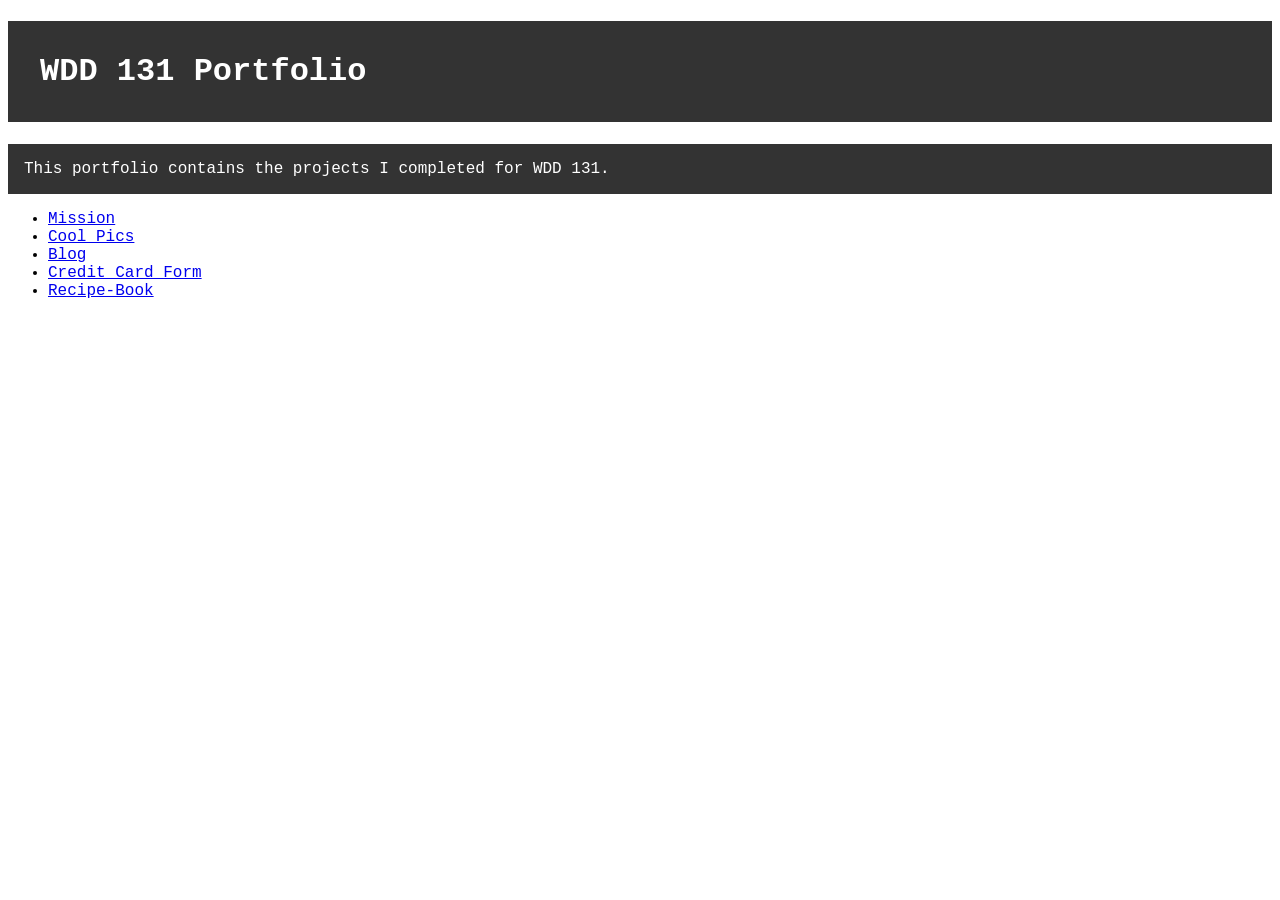
<file: index.html>
<!DOCTYPE html>
<html lang="en">
<head>
    <meta charset="UTF-8">
    <meta name="viewport" content="width=device-width, initial-scale=1.0">
    <link rel="stylesheet" href="portfolio.css">
    <title>WDD131 Portfolio | Jake Maynes</title>
</head>
<body>
    <header>
        <h1 class="darktext">WDD 131 Portfolio</h1>
    </header>
    <main>
        <p class="darktext">This portfolio contains the projects I completed for WDD 131.</p>
        <nav>
            <ul>
                <li><a href="mission/index.html">Mission</a></li>
                <li><a href="coolpics/index.html">Cool Pics</a></li>
                <li><a href="blog/index.html">Blog</a></li>
                <li><a href="creditcard/index.html">Credit Card Form</a></li>
                <li><a href="recipes/index.html">Recipe-Book</a></li>
            </ul>
        </nav>
    </main>
</body>
</html>
</file>
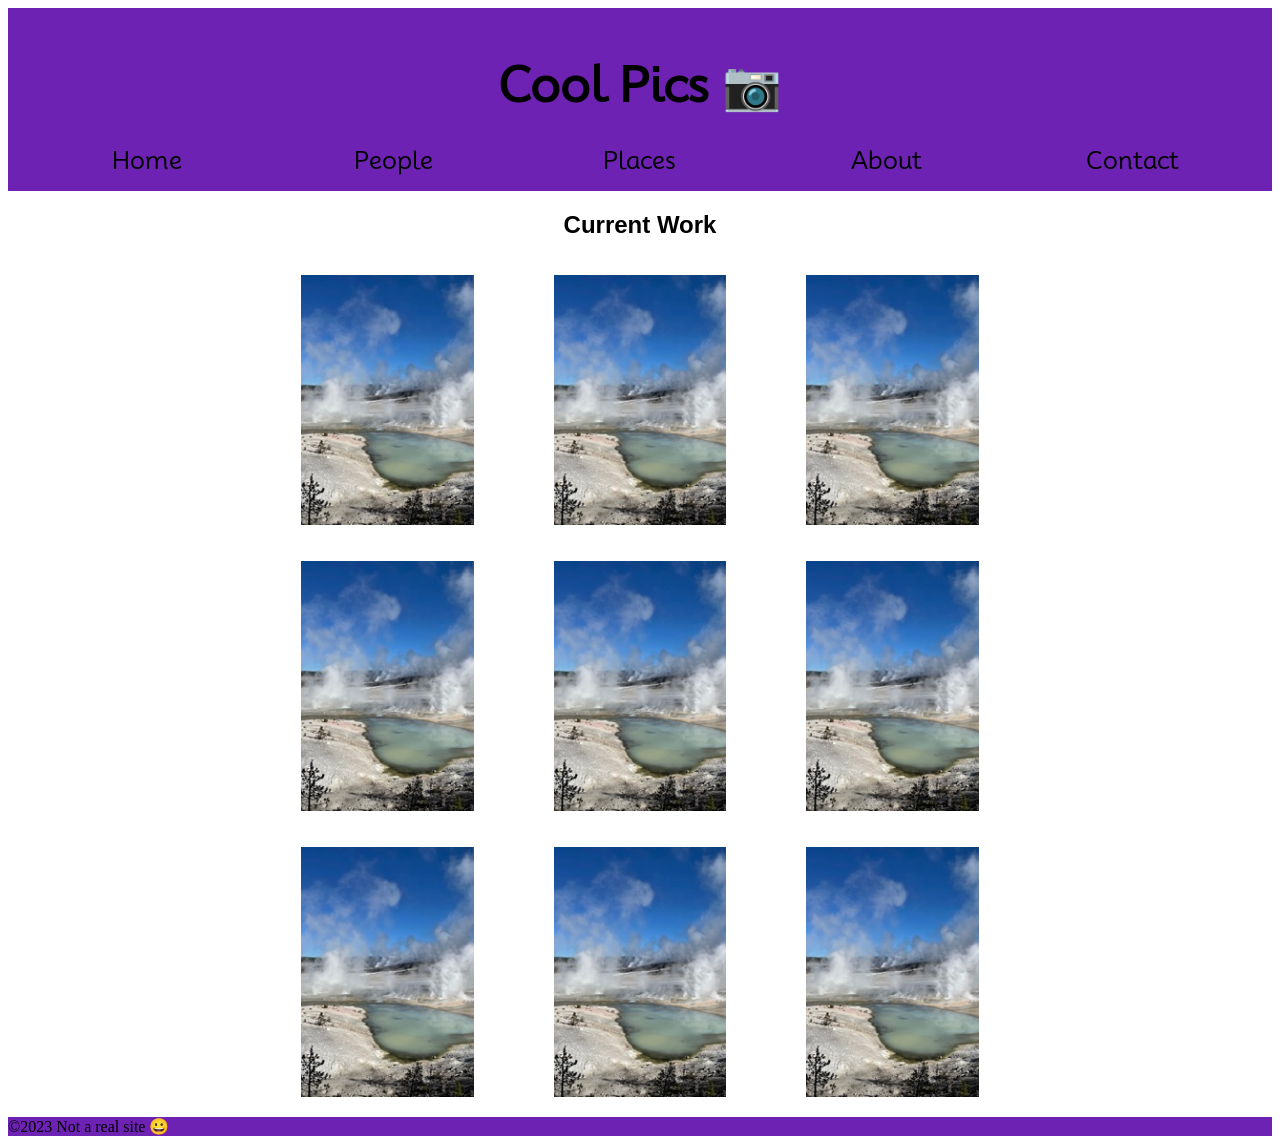
<file: coolpics/index.html>
<!DOCTYPE html>
<html lang="en">
<head>
    <meta charset="UTF-8">
    <meta name="viewport" content="width=device-width, initial-scale=1.0">
    <title>Cool Pics</title>
    <link rel="stylesheet" href="coolpics.css">
    <script src="coolpics.js" defer></script>
</head>
<body>
    <header>
        <h1>Cool Pics 📷</h1>
        <div class="spacer">        
            <button class="menu-btn">Menu</button>
            <nav class="hide">Home</nav>
            <nav class="hide">People</nav>
            <nav class="hide">Places</nav>
            <nav class="hide">About</nav>
            <nav class="hide">Contact</nav>
        </div>
    </header>
    <main>
        <h2>Current Work</h2>
        <div class="layout">
            <section class="gallery">
                <figure>
                    <img src="norris-sm.jpeg" alt="picture">
                </figure>
                <figure>
                    <img src="norris-sm.jpeg" alt="picture">
                </figure>
                <figure>
                    <img src="norris-sm.jpeg" alt="picture">
                </figure>
                <figure>
                    <img src="norris-sm.jpeg" alt="picture">
                </figure>
                <figure>
                    <img src="norris-sm.jpeg" alt="picture">
                </figure>
                <figure>
                    <img src="norris-sm.jpeg" alt="picture">
                </figure>
                <figure>
                    <img src="norris-sm.jpeg" alt="picture">
                </figure>
                <figure>
                    <img src="norris-sm.jpeg" alt="picture">
                </figure>
                <figure>
                    <img src="norris-sm.jpeg" alt="picture">
                </figure>
            </section>
        </div>
    </main>
    <footer>©2023 Not a real site 😀</footer>
    
</body>
</html>
</file>
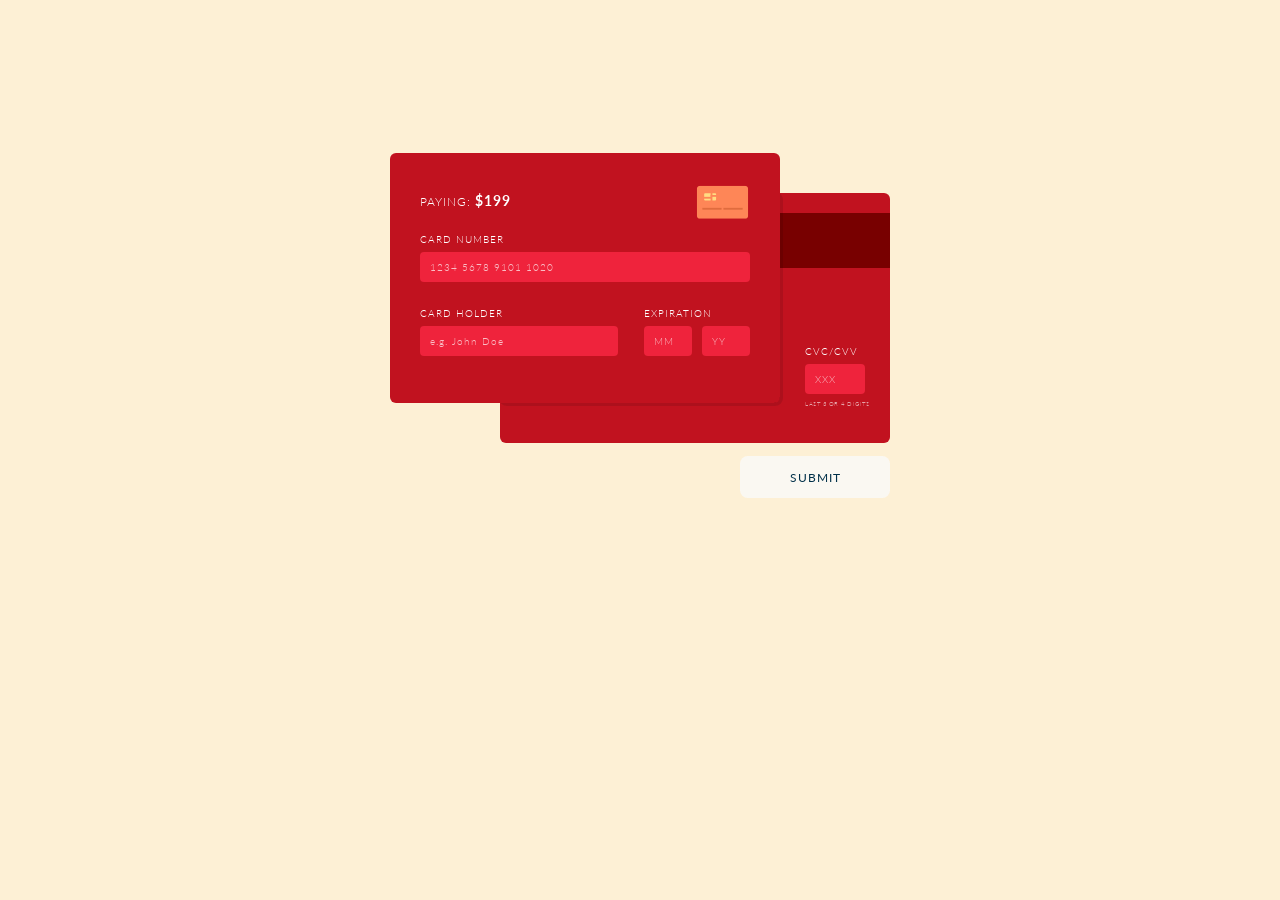
<file: creditcard/index.html>
<!DOCTYPE html>
<html lang="en">
<head>
    <link rel="icon" href="favicon.png" type="image/png">
    <meta charset="UTF-8">
    <meta name="author" content="Jake Maynes">
    <meta name="viewport" content="width=device-width, initial-scale=1.0">
    <title>Credit Card</title>
    <link href="style.css" rel="stylesheet"> 
</head>
<body>
    <main>
        <form>
          <div id="card-success" class="hidden">
              <i class="fa fa-check"></i>
              <p>Payment Successful!</p>
            </div>
            <div id="form-errors" class="hidden">
              <i class="fa fa-exclamation-triangle"></i>
              <p id="card-error">Card error</p>
            </div>

            <div id="form-container">
            
              <div id="card-front">
                <div id="shadow"></div>
                <div id="image-container">
                  <span id="amount">paying: <strong>$199</strong></span>
                  <img class="card-image"
                src="[data-uri]"
                height="55px">
                  <span id="card-image">
                  
                    </span>
                </div>            
                <label for="card-number">
                    Card Number
                  </label>
                  <form action="insertcardnumber" method="">
                <input type="text" id="card-number" placeholder="1234 5678 9101 1020" length="16">
                  </form>
                <div id="cardholder-container">
                  <label for="card-holder">Card Holder
                  </label>
                  <form action="insertcardname" method="">
                  <input type="text" id="card-holder" placeholder="e.g. John Doe" />
                  </form>
                </div>
                <div id="exp-container">
                  <label for="card-exp">
                      Expiration
                    </label>
                    <form action="insertcardnumber" method="">
                  <input id="card-month" type="text" placeholder="MM" length="2">
                  <input id="card-year" type="text" placeholder="YY" length="2">
                  </form>
                </div>
                    <div id="cvc-container">
                  <label for="card-cvc"> CVC/CVV</label>
                  <form action="insertcardnumber" method="">
                  <input id="card-cvc" placeholder="XXX" type="text" min-length="3" max-length="4">
                  </form>
                  <p>Last 3 or 4 digits</p>
                </div>
              </div>
              <div id="card-back">
                <div id="card-stripe">
                </div>
            
              </div>
              <input type="text" id="card-token" />
              <button type="button" id="card-btn">Submit</button>
            
            </div>
          </form>
    </main>
</body>
</html>
</file>
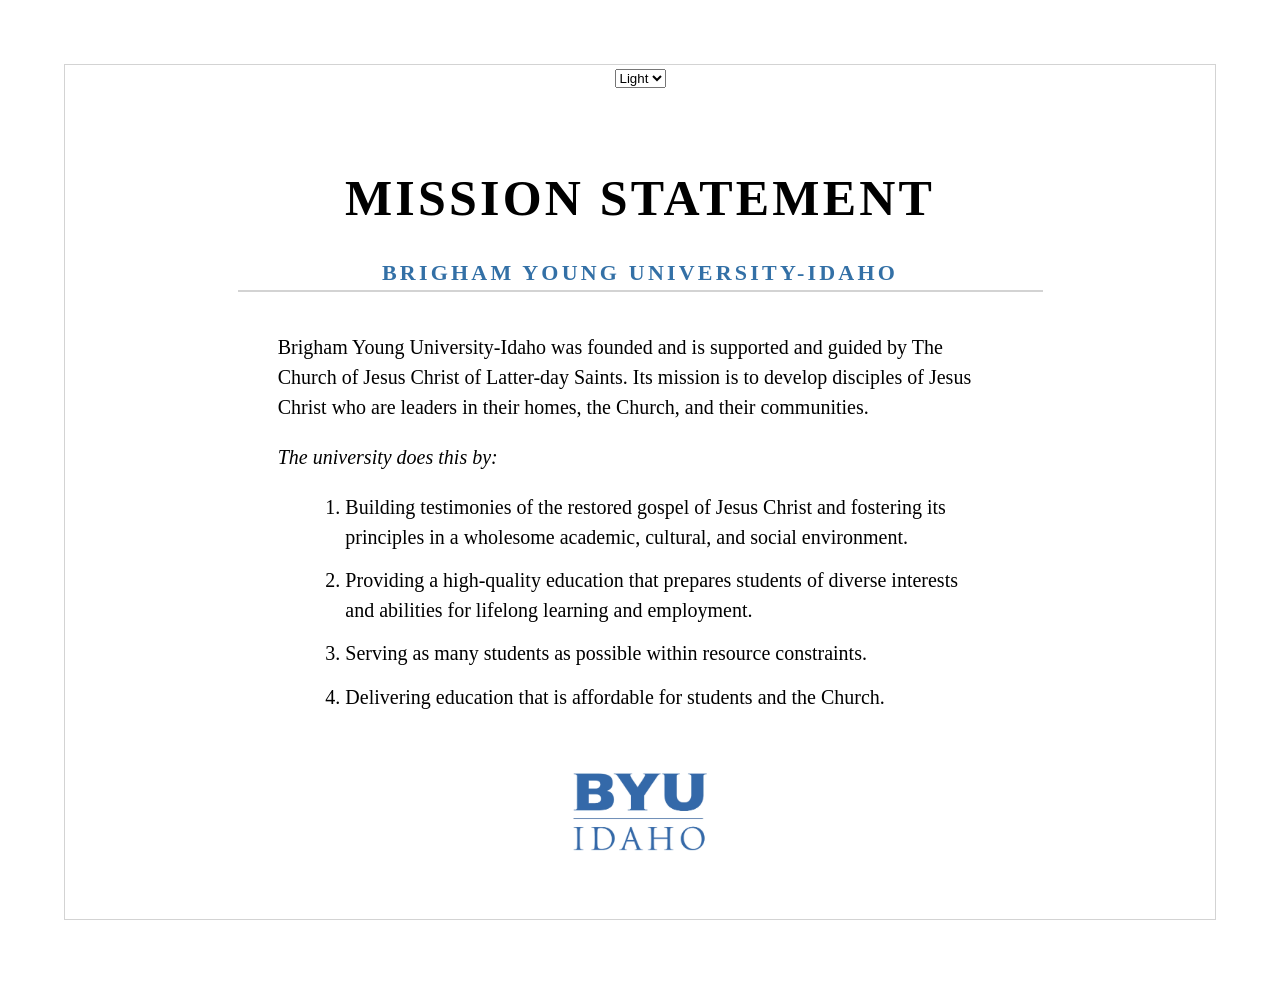
<file: mission/index.html>
<!DOCTYPE html>
<html lang="en">
<head>
    <meta charset="UTF-8">
    <meta name="viewport" content="width=device-width, initial-scale=1.0">
    <meta name="Author" content="Jake Maynes">
    <meta name="description" content="This website aims to explain the mission Statement of BYUI">
    <title>BYU-Idaho Mission Statement</title>
    <link rel="stylesheet" href="styles.css">
    <script src="mission.js" defer></script>
</head>
<body>
    <header>    
        <select name="Theme" id="theme">
        <option value="Light">Light</option>
        <option value="Dark">Dark</option>
        </select>
    </header>
    <div id="main-page">
        <div class="titlehead">
            <h1 id="title">MISSION STATEMENT</h1>
            <h2 id="title-statement">BRIGHAM YOUNG UNIVERSITY-IDAHO</h2>
        </div>
        <div class="main-content">
            <p class="main-text">Brigham Young University-Idaho was founded and is supported and guided by The Church of Jesus Christ of Latter-day Saints. Its mission is to develop disciples of Jesus Christ who are leaders in their homes, the Church, and their communities.</p>
            <p id="list-title">The university does this by:</p>
            <div class="list-container">
                <ol>
                    <li class="list-elements">Building testimonies of the restored gospel of Jesus Christ and fostering its principles in a wholesome academic, cultural, and social environment.</li>
                    <li class="list-elements">Providing a high-quality education that prepares students of diverse interests and abilities for lifelong learning and employment.</li>
                    <li class="list-elements">Serving as many students as possible within resource constraints.</li>
                    <li class="list-elements">Delivering education that is affordable for students and the Church.</li>
                </ol>
            </div>
        </div>
    </div>
    <footer id="footer">
        <img id="logo-footer" src="Imgs/byui-logo_blue.webp" alt="BYUI Logo">
    </footer>
</body>
</html>
</file>
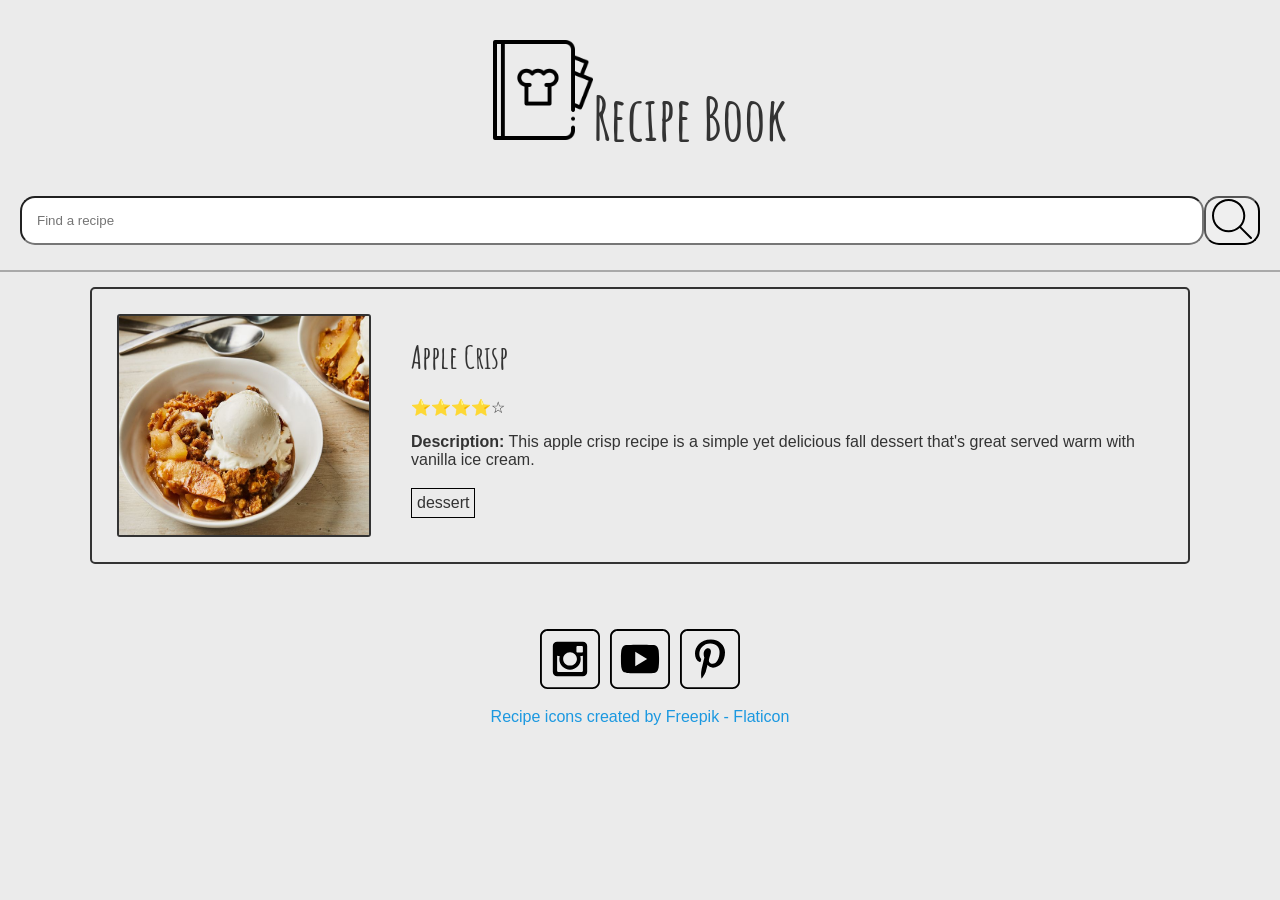
<file: recipes/index.html>
<!DOCTYPE html>
<html lang="en">
<head>
    <meta charset="UTF-8">
    <meta name="viewport" content="width=device-width, initial-scale=1.0">
    <meta property="og:title" content="Recipe Book">
    <meta property="og:type" content="website" />
    <meta property="og:description" content="Contains recipes for cooking">
    <meta property="og:image" content="URL to an image">
    <meta property="og:url" content="URL of the page">
    <meta name="twitter:card" content="summary_large_image">
    <meta name="language" content="en">
    <meta name="author" content="Jake Maynes">
    <title>Jake's Recipe Book</title>
    <link rel="stylesheet" href="recipes.css">
    <script src="recipes.js" defer></script>
    <script src="script.js" defer></script>
</head>
<body>
    <Header>
        <div>
            <img src="images/recipe-book.png" alt="Recipe Book Main Icon">
            <h1>Recipe Book</h1>
        </div>
        <div class="sbar-container">
            <input type="text" id="search-input" name="query" placeholder="Find a recipe" required>
            <button type="button" id="search-button">
                <img src="images/search.svg" alt="search icon" id="search-icon">
            </button>
        </div>


    </Header>
    <main>
        <div id="recipe-container"></div>


    </main>
    <footer>   
        <div class="social">
            <a href="#"><img src="images/instagram_icon.svg" alt="instagram icon" width="60px"></a>
            <a href="#"><img src="images/youtube_icon.svg" alt="youtube icon" width="60px"></a>
            <a href="#"><img src="images/pinterest_icon.svg" alt="pinterest icon" width="60px"></a>
        </div>
        <a href="https://www.flaticon.com/free-icons/recipe" title="recipe icons" id="license">Recipe icons created by Freepik - Flaticon</a>


    </footer>
</body>
</html>
</file>
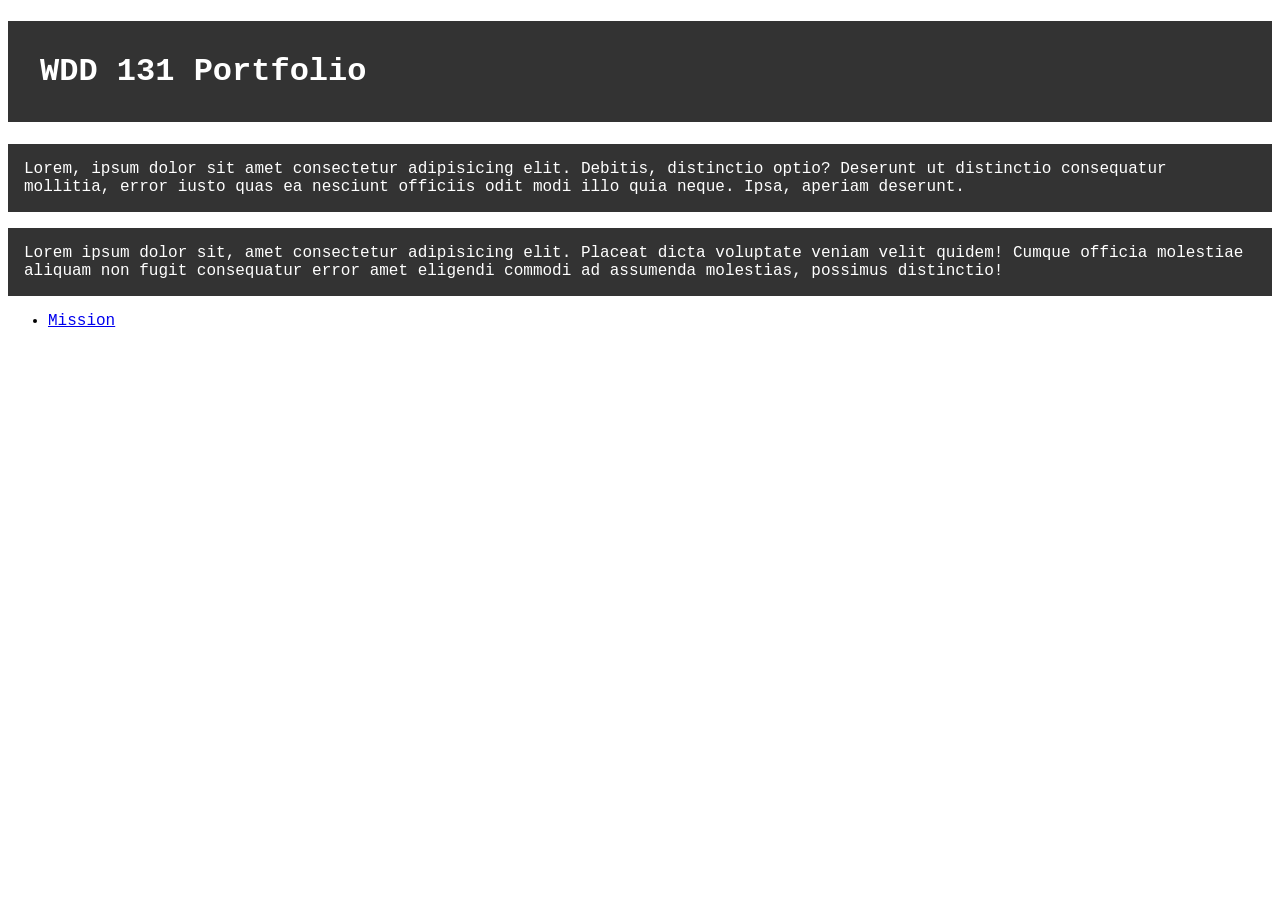
<file: wdd131/index.html>
<!DOCTYPE html>
<html lang="en">
<head>
    <meta charset="UTF-8">
    <meta name="viewport" content="width=device-width, initial-scale=1.0">
    <link rel="stylesheet" href="portfolio.css">
    <title>WDD131 Portfolio | Jake Maynes</title>
</head>
<body>
    <header>
        <h1 class="darktext">WDD 131 Portfolio</h1>
    </header>
    <main>
        <p class="darktext">
            Lorem, ipsum dolor sit amet consectetur adipisicing elit. Debitis, distinctio optio? Deserunt ut distinctio consequatur mollitia, error iusto quas ea nesciunt officiis odit modi illo quia neque. Ipsa, aperiam deserunt.
        </p>
        <p class="darktext">
            Lorem ipsum dolor sit, amet consectetur adipisicing elit. Placeat dicta voluptate veniam velit quidem! Cumque officia molestiae aliquam non fugit consequatur error amet eligendi commodi ad assumenda molestias, possimus distinctio!
        </p>
        <nav>
            <ul>
                <li><a href="mission/index.html">Mission</a></li>
            </ul>
        </nav>
    </main>
</body>
</html>
</file>
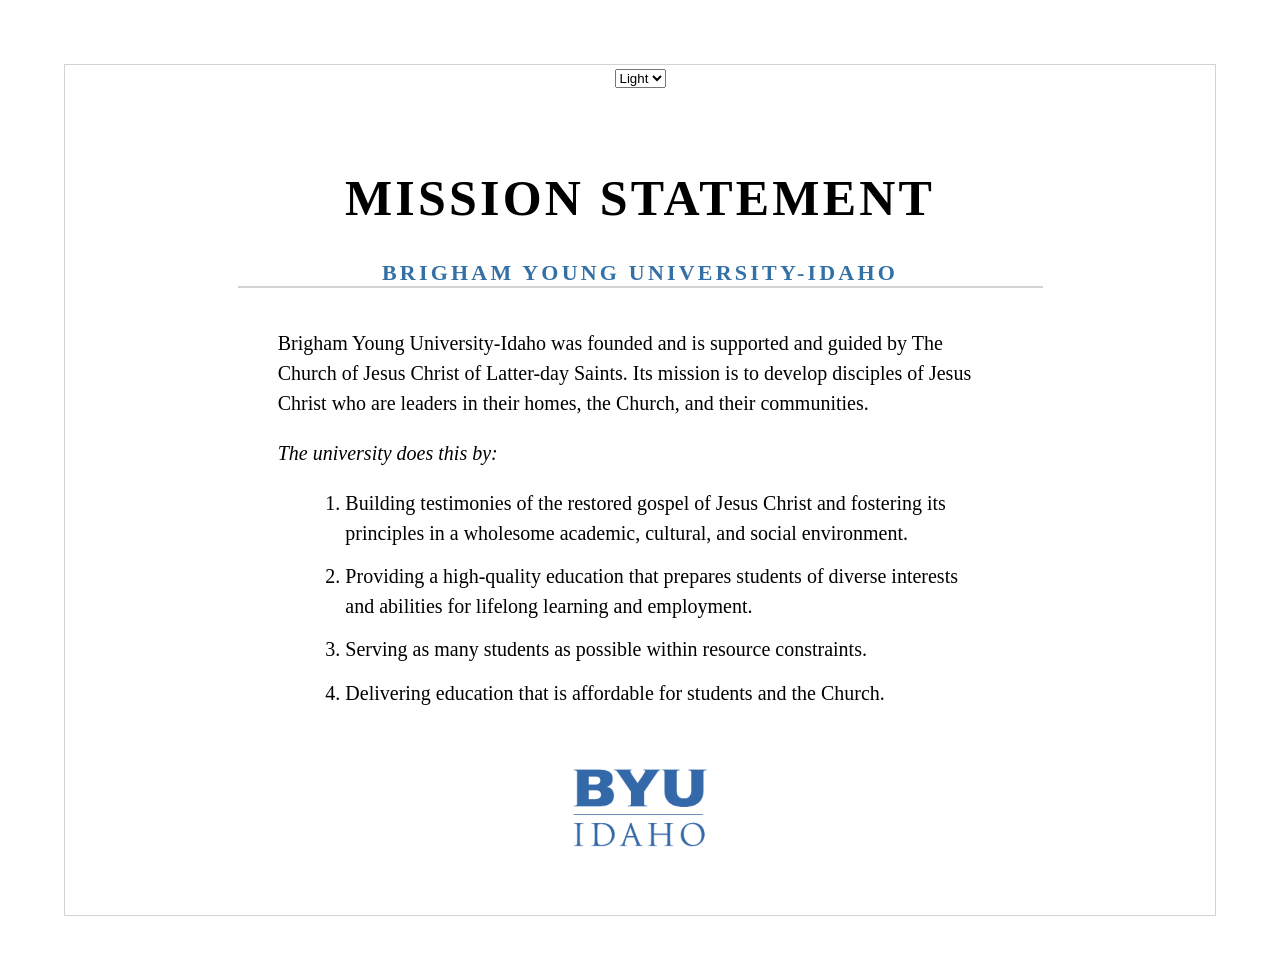
<file: wdd131/mission/index.html>
<!DOCTYPE html>
<html lang="en">
<head>
    <meta charset="UTF-8">
    <meta name="viewport" content="width=device-width, initial-scale=1.0">
    <meta name="Author" content="Jake Maynes">
    <meta name="description" content="This website aims to explain the mission Statement of BYUI">
    <select name="Theme" id="theme">
        <option value="Light">Light</option>
        <option value="Dark">Dark</option>
    </select>
    <title>BYU-Idaho Mission Statement</title>
    <link rel="stylesheet" href="styles.css">
    <script src="mission.js" defer></script>
</head>
<body>
    <div id="main-page">
        <div class="titlehead">
            <h1 id="title">MISSION STATEMENT</h1>
            <h2 id="title-statement">BRIGHAM YOUNG UNIVERSITY-IDAHO</h2>
        </div>
        <div class="main-content">
            <p class="main-text">Brigham Young University-Idaho was founded and is supported and guided by The Church of Jesus Christ of Latter-day Saints. Its mission is to develop disciples of Jesus Christ who are leaders in their homes, the Church, and their communities.</p>
            <p id="list-title">The university does this by:</p>
            <div class="list-container">
                <ol>
                    <li class="list-elements">Building testimonies of the restored gospel of Jesus Christ and fostering its principles in a wholesome academic, cultural, and social environment.</li>
                    <li class="list-elements">Providing a high-quality education that prepares students of diverse interests and abilities for lifelong learning and employment.</li>
                    <li class="list-elements">Serving as many students as possible within resource constraints.</li>
                    <li class="list-elements">Delivering education that is affordable for students and the Church.</li>
                </ol>
            </div>
        </div>
    </div>
    <footer id="footer">
        <img id="logo-footer" src="Imgs/byui-logo_blue.webp" alt="BYUI Logo">
    </footer>
</body>
</html>
</file>
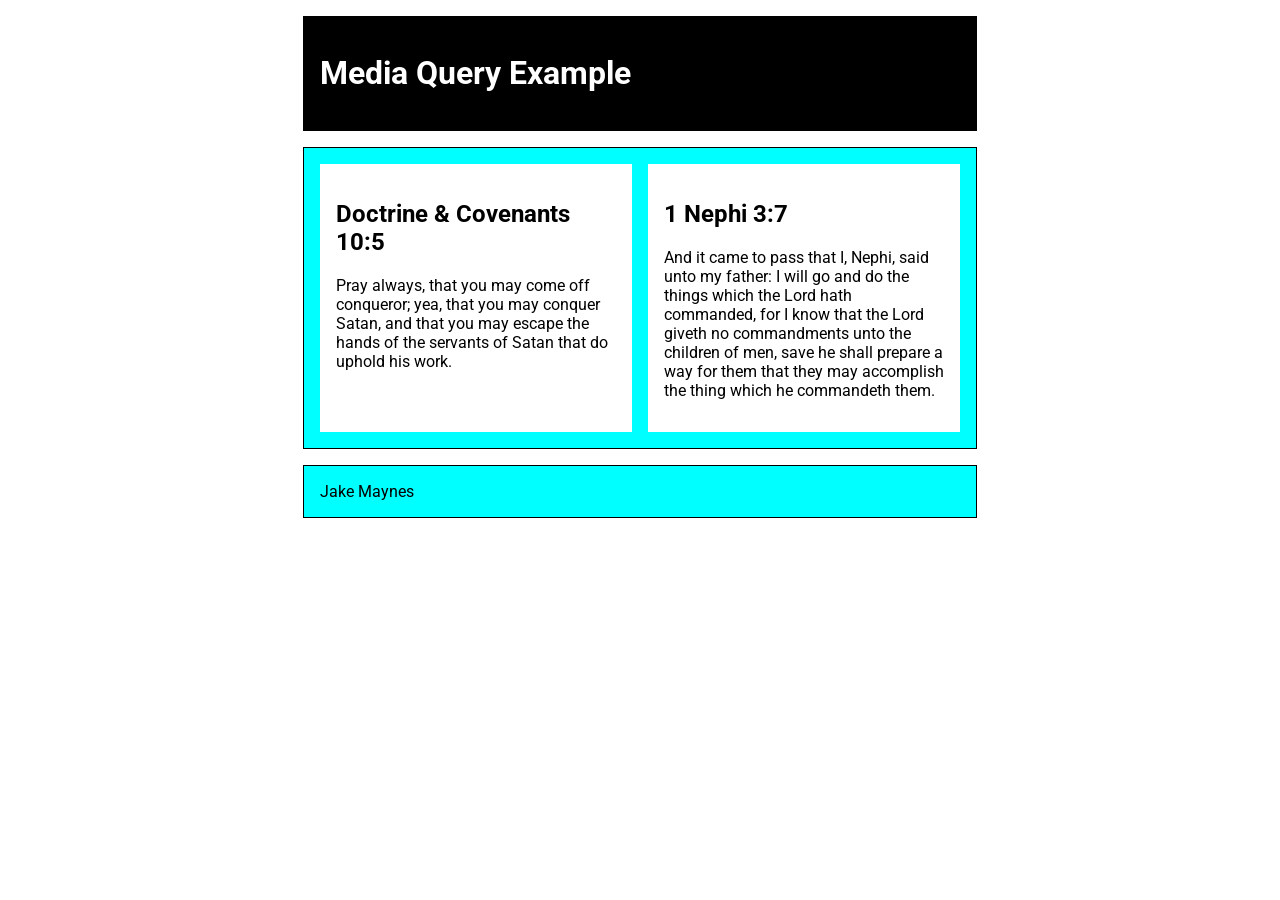
<file: in_class/media-query.html>
<!DOCTYPE html>
<html lang="en">
<head>
    <meta charset="UTF-8">
    <meta name="viewport" content="width=device-width, initial-scale=1.0">
    <title>Media-query</title>
    <link rel="stylesheet" href="https://fonts.googleapis.com/css?family=Roboto">
    <link rel="stylesheet" href="media-query.css">
</head>
<body>
    <header>
        <h1>Media Query Example</h1>
    </header>
    <main>
        <section>
            <h2>Doctrine & Covenants 10:5</h2>
            <p>Pray always, that you may come off conqueror; yea, that you may conquer Satan, and that you may escape the hands of the servants of Satan that do uphold his work.</p>
        </section>
        <section>
            <h2>1 Nephi 3:7</h2>
            <p>And it came to pass that I, Nephi, said unto my father: I will go and do the things which the Lord hath commanded, for I know that the Lord giveth no commandments unto the children of men, save he shall prepare a way for them that they may accomplish the thing which he commandeth them.</p>
        </section>
    </main>
    <footer>
        Jake Maynes
    </footer>
</body>
</html>
</file>
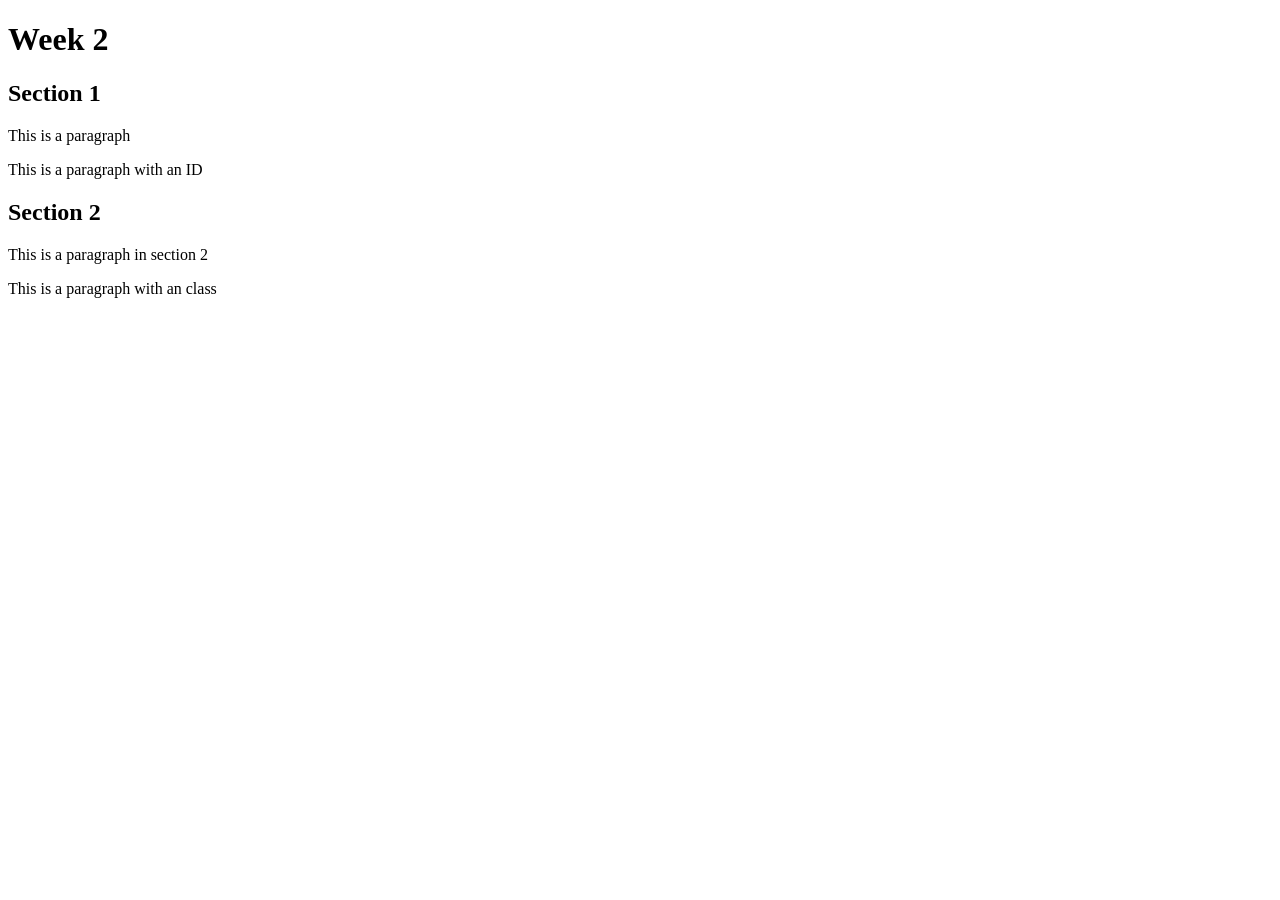
<file: sandbox/dom_basics.html>
<!DOCTYPE html>
<html lang="en">
  <head>
    <meta charset="UTF-8" />
    <meta name="viewport" content="width=device-width, initial-scale=1.0" />
    <title>Week 2</title>
  </head>
  <body>
    <h1>Week 2</h1>
    <section>
      <h2>Section 1</h2>
      <p>This is a paragraph</p>
      <p id="p2">This is a paragraph with an ID</p>
    </section>
    <section>
      <h2>Section 2</h2>
      <div>
        <p>This is a paragraph in section 2</p>
        <p class="green">This is a paragraph with an class</p>
      </div>
    </section>
  </body>
</html>
</file>
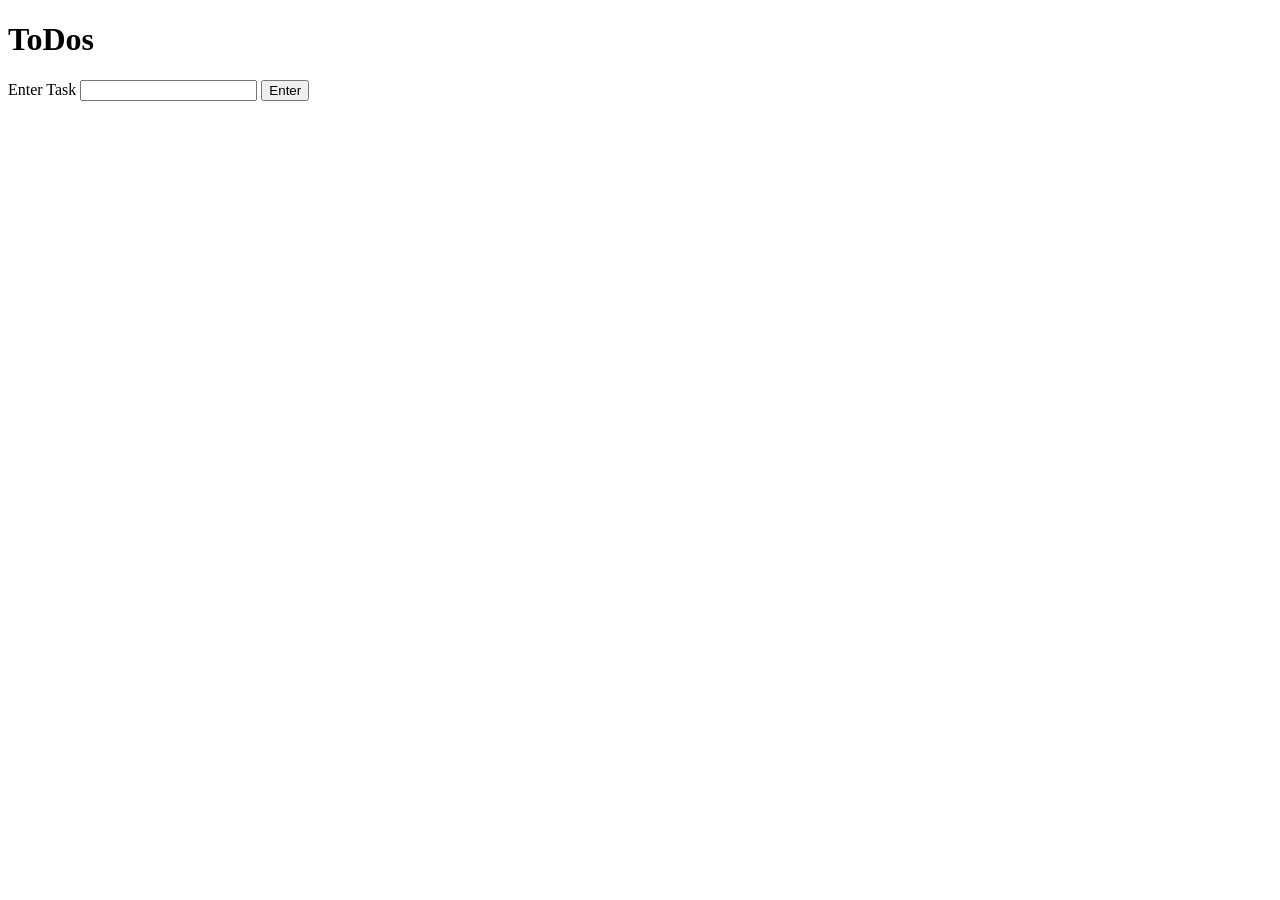
<file: sandbox/wk2/events.html>
<!-- events.html -->
<!DOCTYPE html>
<html lang="en">
  <head>
    <meta charset="UTF-8" />
    <meta http-equiv="X-UA-Compatible" content="IE=edge" />
    <meta name="viewport" content="width=device-width, initial-scale=1.0" />
    <title>Events practice: ToDos</title>
    <style>
      .todos {
        width: 300px;
      }
      .todos > li {
        display: flex;
        justify-content: space-between;
        align-items: center;
        border: 1px solid;
        padding: 0.5em;
      }
      .todos p {
        margin: 0;
      }
      .todos span {
        cursor: pointer;
      }
      .strike {
        text-decoration: line-through;
        color: gray;
      }
    </style>
  </head>
  <body>
    <h1>ToDos</h1>
    <section>
      <label for="todo">Enter Task</label>
      <input name="todo" id="todo" />
      <button id="submitTask">Enter</button>
    </section>
    <ul id="todoList" class="todos"></ul>
    <script src="events.js"></script>
  </body>
</html>
</file>
<file: portfolio.css>
body{
    font-family: 'Courier New', Courier, monospace;
}
.darktext {
    background-color: #333;
    color: #fff;
    padding: 1em;
}
main{
        margin: auto;
}
</file>
<file: coolpics/coolpics.css>
@import url("https://fonts.googleapis.com/css2?family=Mooli&display=swap");

img {
    max-width: 100%;
    height: 250px;
    width: 250px;
    object-fit: cover;
}
header {
    font-family: 'Mooli', Arial, Helvetica, sans-serif;
    font-size: x-large;
    padding: 1rem;
}
header, footer {
    background-color: rgb(109, 34, 180);
}
header, h1 {
    text-align: center;
}
h2 {
    text-align: center;
    font-family: Arial, Helvetica, sans-serif;
}
.menu-btn{
    background: none;
    border: none;
    padding: 0;
    font: inherit;
    color: inherit;
    cursor: pointer;
}
.hide{
    display: none;
}
.gallery{
    display: grid;
    grid-template-columns: 1fr;
    justify-items: center;
}
@media screen and (min-width:700px) {
    .gallery {
        grid-template-columns: 1fr 1fr;
    }
    
}
@media screen and (min-width:700px) and (max-width:1000px) {
    .hide {
        display: none;
    }
}
    
@media screen and (min-width:1000px) {
    .layout {
        display: grid;
        grid-template-columns: 1fr 1fr 1fr 1fr 1fr;
    }  
    .gallery {
        grid-column: 2/ span 3;
        display: grid;
        grid-template-columns: repeat(3, 1fr);
    }
    .menu-btn {
        display: none;
    }
    .hide {
        display: block;
    }
    .spacer{
        display: grid;
        grid-template-columns: 1fr 1fr 1fr 1fr 1fr;
    }
}
</file>
<file: creditcard/style.css>
@import url(https://fonts.googleapis.com/css?family=Lato:300,400,700);

:root {
    --primary-color: #C1121F;
    --secondary-color: #669BBC;
    --accent-color1: #780000;
    --accent-color2: #003049;
    --text-light: #FDF0D5;
}

body {
  background-color: var(--text-light);
  font-family: lato, 'helvetica-light';
  position: relative;
  text-transform: uppercase;
  padding: 20px 0;
}

main {
    margin-top: 125px;
}

#amount {
  font-size: 12px;
}

#amount strong {
  font-size: 14px;
}

#card-back {
  top: 40px;
  right: 0;
  z-index: -2;
}

#card-btn {
  background-color: rgba(251, 251, 251, 0.8);
  color: var(--accent-color2);
  position: absolute;
  bottom: -55px;
  right: 0;
  width: 150px;
  border-radius: 8px;
  height: 42px;
  font-size: 12px;
  font-family: lato, 'helvetica-light', 'sans-serif';
  text-transform: uppercase; 
  letter-spacing: 1px;
  font-weight: 400;
  outline: none;
  border: none;
  cursor: pointer;
}

#card-btn:hover {
  background-color: rgba(251, 251, 251, 1);
}

#card-cvc {
  width: 60px;
  margin-bottom: 0;
}

#card-front,
#card-back {
  position: absolute;
  background-color: var(--primary-color);
  width: 390px;
  height: 250px;
  border-radius: 6px;
  padding: 20px 30px 0;
  box-sizing: border-box;
  font-size: 10px;
  letter-spacing: 1px;
  font-weight: 300;
  color: white;
}

#card-image {
  float: right;
  height: 100%;
}

#card-image i {
  font-size: 40px;
}

#card-month {
  width: 45% !important;
}

#card-number,
#card-holder {
  width: 100%;
}

#card-stripe {
  width: 100%;
  height: 55px;
  background-color: var(--accent-color1);
  position: absolute;
  right: 0;
}

#card-success {
  color: #00b349;
}

#card-token {
  display: none;
}

#card-year {
  width: 45%;
  float: right;
}

#cardholder-container {
  width: 60%;
  display: inline-block;
}

#cvc-container {
  position: absolute;
  width: 110px;
  right: -115px;
  bottom: -10px;
  padding-left: 20px;
  box-sizing: border-box;
}

#cvc-container label {
  width: 100%;
}

#cvc-container p {
  font-size: 6px;
  text-transform: uppercase;
  opacity: 0.6;
  letter-spacing: .5px;
}

#form-container {
  margin: auto;
  width: 500px;
  height: 290px;
  position: relative;
}

#form-errors {
  color: #eb0000;
}

#form-errors,
#card-success {
  background-color: white;
  width: 500px;
  margin: 0 auto 10px;
  height: 50px;
  border-radius: 8px;
  padding: 0 20px;
  font-weight: 400;
  box-sizing: border-box;
  line-height: 46px;
  letter-spacing: .5px;
  text-transform: none;
}

#form-errors p,
#card-success p {
  margin: 0 5px;
  display: inline-block;
}

#exp-container {
  margin-left: 10px;
  width: 32%;
  display: inline-block;
  float: right;
}

.hidden {
  display: none;
}

#image-container {
  width: 100%;
  position: relative;
  height: 55px;
  margin-bottom: 5px;
  line-height: 55px;
}

#image-container img {
  position: absolute;
  right: 0;
  top: 0;
}

input {
  border: none;
  outline: none;
  background-color: #ef233c;
  height: 30px;
  line-height: 30px;
  padding: 0 10px;
  margin: 0 0 25px;
  color: white;
  font-size: 10px;
  box-sizing: border-box;
  border-radius: 4px;
  font-family: lato, 'helvetica-light', 'sans-serif';
  letter-spacing: .7px;
}

input::-webkit-input-placeholder {
  color: #fff;
  opacity: 0.7;
  font-family: lato, 'helvetica-light', 'sans-serif';
  letter-spacing: 1px;
  font-weight: 300;
  font-size: 10px;
}

input:-moz-placeholder {
  color: #fff;
  opacity: 0.7;
  font-family: lato, 'helvetica-light', 'sans-serif';
  letter-spacing: 1px;
  font-weight: 300;
  font-size: 10px;
}

input::-moz-placeholder {
  color: #fff;
  opacity: 0.7;
  font-family: lato, 'helvetica-light', 'sans-serif';
  letter-spacing: 1px;
  font-weight: 300;
  font-size: 10px;
}

input:-ms-input-placeholder {
  color: #fff;
  opacity: 0.7;
  font-family: lato, 'helvetica-light', 'sans-serif';
  letter-spacing: 1px;
  font-weight: 300;
  font-size: 10px;
}

input.invalid {
  border: solid 2px #eb0000;
  height: 34px;
}

label {
  display: block;
  margin: 0 auto 7px;
}

#shadow {
  position: absolute;
  right: 0;
  width: 284px;
  height: 214px;
  top: 36px;
  background-color: #000;
  z-index: -1;
  border-radius: 8px;
  box-shadow: 3px 3px 0 rgba(0, 0, 0, 0.1);
  -moz-box-shadow: 3px 3px 0 rgba(0, 0, 0, 0.1);
  -webkit-box-shadow: 3px 3px 0 rgba(0, 0, 0, 0.1);
}
</file>
<file: mission/styles.css>
body{
    font-size: 20px;
    font-family: 'Times New Roman', Times, serif;
    margin: 0 auto;
    text-align: center;
    margin: 5%;
    border: 1px lightgray solid;
}


#list-title{
    font-style: italic;
}
#main-page{
    margin: 3% 15% 2% 15%;
    text-align: left;
}

.main-content{
    margin: 5%;
    line-height: 1.5;
}

.list-container{
    margin: 2%;
}
.list-elements{
    margin: 2%;
}

#title{
    font-size: 250%;
    margin-top: 10%;    
}

#title-statement{
    color: #3370A6;
    font-size: 110%;
    margin: 0 auto;
    padding-bottom: .5%;
}
.main-text{
    margin-top: 3%;
}

.titlehead{
    text-align: center;
    border-bottom: 2px solid lightgrey;
    letter-spacing: .2rem;
}

#footer{
    margin: 5%;
}

#logo-footer{
    width: 15%;
    text-align: center;
}


.dark{
    background-color: #333;
    color: white;
}

.dark h2{
    color: #006EB6;
}
</file>
<file: recipes/recipes.css>
@import url('https://fonts.googleapis.com/css2?family=Amatic+SC:wght@400;700&family=Noto+Sans:wght@300&family=Open+Sans:ital,wght@0,300..800;1,300..800&family=Prompt:wght@600&family=Staatliches&display=swap');
:root {
    --primary-color: #1B98E0;
    --secondary-color: #59c3c3;
    --text-dark: #333;
    --text-light: #ebebeb;
    --primary-font: Arial, Helvetica,sans-serif;
    --secondary-font: "Amatic SC";
    }

/* Global*/
body {
    font-family: var(--primary-font); /* Default font for the body */
    margin: 0;
    padding: 0;
    background-color: var(--text-light); /* Light background color for contrast */
    color: var(--text-dark); /* Dark text for better readability */
}
h1, h2, h3 {
    font-family: var(--secondary-font);
}
img {
    max-width: 100%;
}

/* Header */
header {
    margin-top: 40px;
    padding-bottom: 25px;
    display: flex;
    justify-items: center;
    justify-content: center;
    flex-direction: column;
    border-bottom: 2px solid rgb(169, 169, 169);
}
header div {
    display: flex;
    justify-content: center;
}
header div img {
    width: auto;
    height: 100px;
}
header div h1 {
    font-size: 60px;
}
header .sbar-container {
    display: flex;
    justify-content: center;
    align-items: center;
}
header .sbar-container input {
    border-radius: 2px;
    width: 90%;                /* Make the form take up most of the screen width */
    max-width: 1200px;         /* Set a maximum width to prevent it from being too wide */
    padding: 15px;
    border-radius: 15px;
    margin-left: 20px;
}
header #search-icon {
    width: auto;
    height: 40px;
}
header button {
    margin-right: 20px;
    border-radius: 15px;
}
header button:hover {
    background-color: rgb(184, 184, 184);
}

/* Recipes */
#recipe-container {
    padding: 15px;
}
.recipe {
    padding: 25px;
    border: 2px solid #333;
    border-radius: 5px;
    display: flex;
    flex-direction: row;
    margin-right: 75px;
    margin-left: 75px;
}
.recipe img {
    border-radius: 3px;
    border: 2px solid #333;
    height: auto;
    width: 250px;
}
#recipe-info {
    padding-left: 40px;
}
ul {
    list-style-type: none; /* Removes the default bullet points */
    padding: 0;
}
li {
    border: 1px solid black;
    padding: 5px;
    margin: 3px 0;
    display: inline-block;
}


/* Footer */
footer {
    margin-top: 50px;
    margin-bottom: 40px;
}
footer img {
    padding-bottom: 15px;
}
footer #license {
    display: flex;
    justify-content: center;
    align-items: center;
    color: var(--primary-color);
    text-decoration: none;
}
.social {
    display: flex;
    justify-content: center;
    align-items: center;
    gap: 10px;
}


/* Media Queries for Responsiveness */
@media screen and (max-width: 600px) {
    .recipe {
        flex-direction: column;
        margin-right: 0px;
        margin-left: 0px;
    }
    .recipe img {
        align-self: center;
    }
    #recipe-description {
        display: none;
    }
    #recipe-info {
        padding-left: 0px;
    }
}

@media screen and (max-width: 960px) {
    #recipe-info {
        padding-left: 40px;
    }
    .recipe {
        margin-right: 0px;
        margin-left: 0px;
    }
}
</file>
<file: wdd131/portfolio.css>
body{
    font-family: 'Courier New', Courier, monospace;
}
.darktext {
    background-color: #333;
    color: #fff;
    padding: 1em;
}
main{
        margin: auto;
}
</file>
<file: wdd131/mission/styles.css>
body{
    font-size: 20px;
    font-family: 'Times New Roman', Times, serif;
    margin: 0 auto;
    text-align: center;
    margin: 5%;
    border: 1px lightgray solid;
}


#list-title{
    font-style: italic;
}
#main-page{
    margin: 3% 15% 2% 15%;
    text-align: left;
}

.main-content{
    margin: 5%;
    line-height: 1.5;
}

.list-container{
    margin: 2%;
}
.list-elements{
    margin: 2%;
}

#title{
    font-size: 250%;
    margin-top: 10%;    
}

#title-statement{
    color: #3370A6;
    font-size: 110%;
    margin: 0 auto;
}
.main-text{
    margin-top: 3%;
}

.titlehead{
    text-align: center;
    border-bottom: 2px solid lightgrey;
    letter-spacing: .2rem;
}

#footer{
    margin: 5%;
}

#logo-footer{
    width: 15%;
    text-align: center;
}


.dark{
    background-color: #333;
    color: white;
}

.dark h2{
    color: #006EB6;
}
</file>
<file: in_class/media-query.css>
body {
    font-family: 'Roboto', sans-serif;
}
header, main, footer{
    max-width: 640px;
    margin: 1rem auto;
    border: 1px solid black;
    padding: 1rem;
    background-color: aqua;
}
main {
  display: grid;
  grid-template-columns: 1fr;
  grid-gap: 1rem;
}
section{
    padding: 1rem;
    background-color: white;
}
@media screen and (min-width:500px){
    header{
        background-color: black;
        color: white;
    }
    main{
        grid-template-columns: 1fr 1fr;
    }
}
</file>
